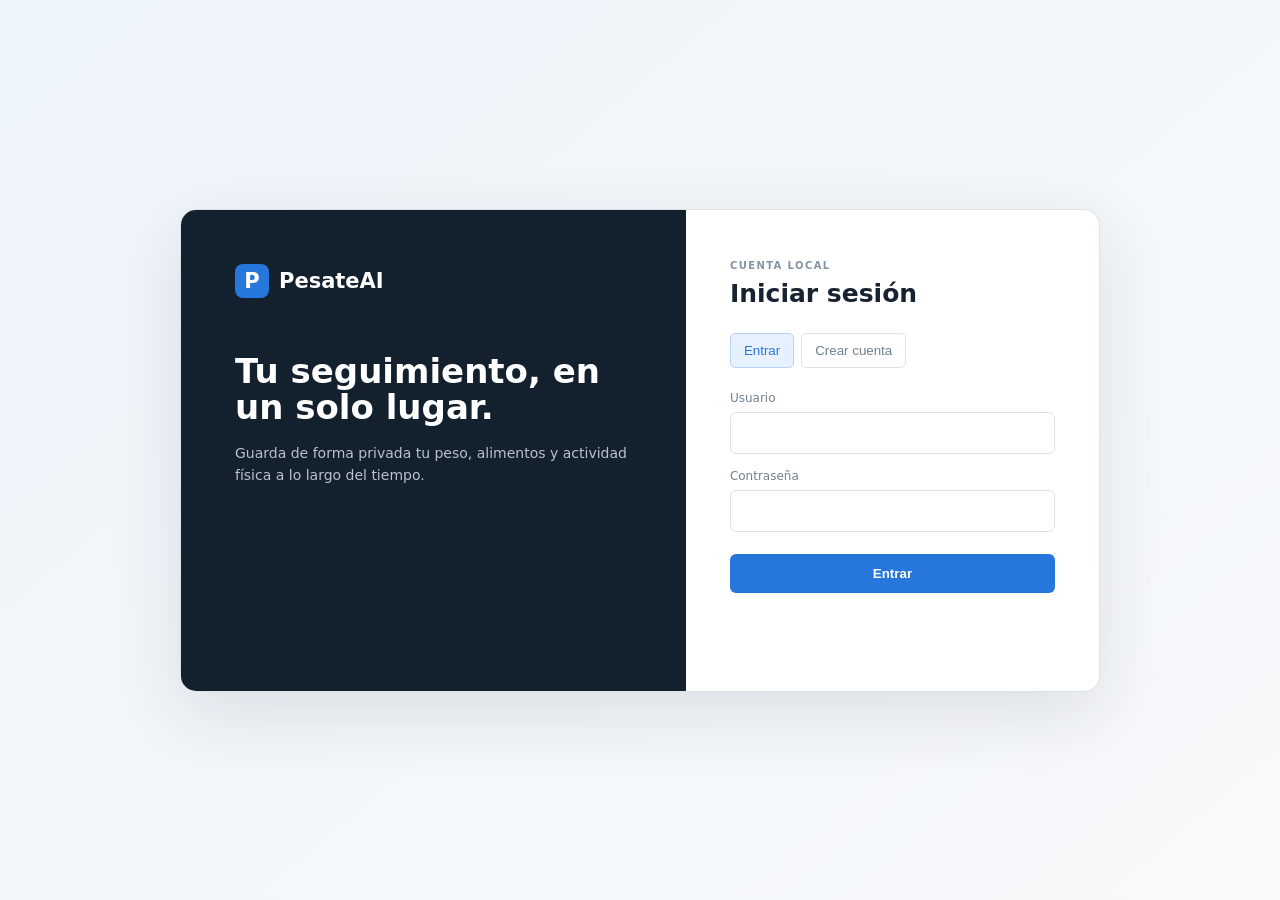
<file: templates/auth.html>
<!doctype html>
<html lang="es">
<head>
  <meta charset="utf-8"><meta name="viewport" content="width=device-width,initial-scale=1"><title>PesateAI · Acceso</title>
  <style>:root{--ink:#172331;--muted:#728091;--line:#dce3e8;--blue:#2776db;--paper:#f5f7f8}*{box-sizing:border-box}body{margin:0;min-height:100vh;display:grid;place-items:center;background:linear-gradient(140deg,#eef4fb,#f7f9fa);color:var(--ink);font:14px Inter,system-ui,sans-serif}.shell{width:min(920px,calc(100% - 32px));display:grid;grid-template-columns:1.1fr .9fr;background:#fff;border:1px solid var(--line);border-radius:16px;overflow:hidden;box-shadow:0 22px 70px #1723311c}.intro{padding:54px;background:#13202d;color:#fff}.brand{display:flex;align-items:center;gap:10px;font-size:21px}.brand b{display:grid;place-items:center;width:34px;height:34px;background:var(--blue);border-radius:8px}.intro h1{font-size:34px;line-height:1.08;margin:55px 0 16px}.intro p{color:#b7c4cf;line-height:1.6}.form{padding:50px 44px}.eyebrow{font-size:10px;letter-spacing:1.4px;font-weight:800;color:#8494a4}.form h2{font-size:25px;margin:8px 0 25px}.tabs{display:flex;gap:7px;margin-bottom:23px}.tab{border:1px solid var(--line);background:#fff;padding:9px 13px;border-radius:5px;color:var(--muted);cursor:pointer}.tab.active{background:#e7f0ff;color:var(--blue);border-color:#b9d1f2}label{display:block;margin:15px 0 7px;color:var(--muted);font-size:12px}input{width:100%;padding:12px;border:1px solid var(--line);border-radius:6px;font:inherit}.primary{width:100%;margin-top:22px;border:0;background:var(--blue);color:#fff;padding:12px;border-radius:6px;font-weight:750;cursor:pointer}.message{min-height:22px;color:#b23b46;margin-top:14px;font-size:12px}@media(max-width:700px){.shell{grid-template-columns:1fr}.intro{padding:30px}.intro h1{margin:25px 0 10px;font-size:27px}.form{padding:34px 28px}}</style>
</head>
<body><main class="shell"><section class="intro"><div class="brand"><b>P</b><strong>PesateAI</strong></div><h1>Tu seguimiento, en un solo lugar.</h1><p>Guarda de forma privada tu peso, alimentos y actividad física a lo largo del tiempo.</p></section><section class="form"><div class="eyebrow">CUENTA LOCAL</div><h2 id="form-title">Iniciar sesión</h2><div class="tabs"><button class="tab active" id="login-tab">Entrar</button><button class="tab" id="register-tab">Crear cuenta</button></div><form id="auth-form"><label for="username">Usuario</label><input id="username" autocomplete="username" minlength="3" maxlength="64" required><label for="password">Contraseña</label><input id="password" type="password" autocomplete="current-password" minlength="8" required><button class="primary" id="submit-button" type="submit">Entrar</button><p class="message" id="message"></p></form></section></main>
<script>let mode='login';const loginTab=document.getElementById('login-tab'),registerTab=document.getElementById('register-tab'),title=document.getElementById('form-title'),submit=document.getElementById('submit-button'),password=document.getElementById('password'),message=document.getElementById('message');function setMode(next){mode=next;loginTab.classList.toggle('active',mode==='login');registerTab.classList.toggle('active',mode==='register');title.textContent=mode==='login'?'Iniciar sesión':'Crear cuenta';submit.textContent=mode==='login'?'Entrar':'Registrar cuenta';password.autocomplete=mode==='login'?'current-password':'new-password';message.textContent=''}loginTab.onclick=()=>setMode('login');registerTab.onclick=()=>setMode('register');document.getElementById('auth-form').onsubmit=async event=>{event.preventDefault();message.textContent='';submit.disabled=true;try{const response=await fetch('/api/auth/'+mode,{method:'POST',headers:{'Content-Type':'application/json'},body:JSON.stringify({username:document.getElementById('username').value.trim(),password:password.value})});const payload=await response.json();if(!response.ok)throw new Error(payload.detail||'No se pudo completar la operación.');location.href='/'}catch(error){message.textContent=error.message}finally{submit.disabled=false}};</script></body></html>
</file>
